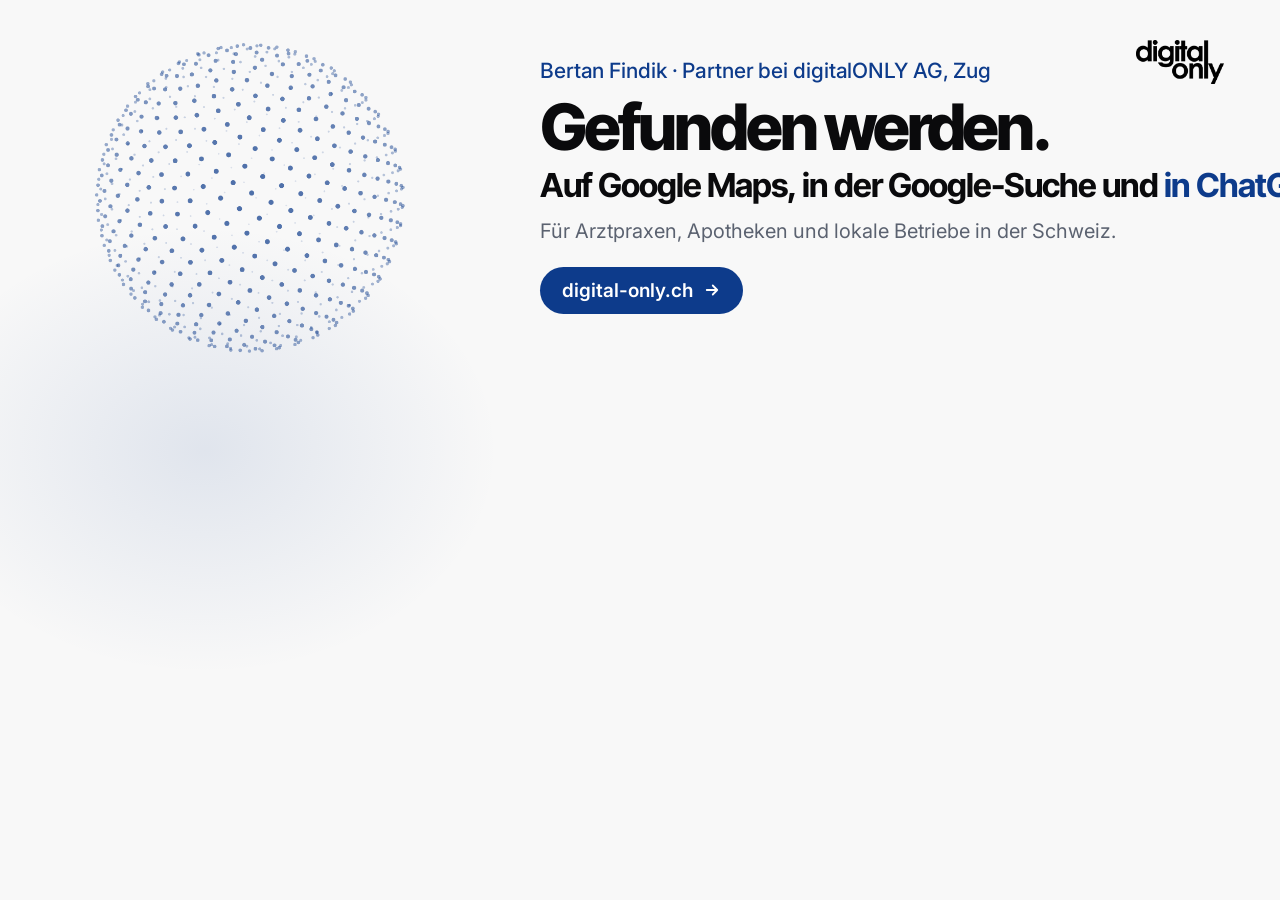
<file: linkedin-profil/banner-bertan.html>
<!doctype html><html><head><meta charset="utf-8">
<!-- LinkedIn-Titelbild Bertan Findik, 1584 x 396, Stil der Website digital-only.ch. Profilfoto verdeckt unten links ca. 0-480 px: dort kein Text. -->
<link href="https://fonts.googleapis.com/css2?family=Inter:wght@400;500;600&family=Inter+Tight:wght@700;800&display=swap" rel="stylesheet">
<style>
*{margin:0;padding:0;box-sizing:border-box}
html,body{width:1584px;height:396px;overflow:hidden;background:#f8f8f8;font-family:Inter,sans-serif;color:#0a0a0c;-webkit-font-smoothing:antialiased}
.abs{position:absolute}
#glow{inset:0;background:radial-gradient(420px 320px at 16% 50%,rgba(13,59,139,.10),transparent 70%)}
#txt{left:540px;top:58px;width:900px}
.eye{font:500 21px Inter;color:#0d3b8b;letter-spacing:-.005em}
h1{font:800 64px/1.0 'Inter Tight',Inter,sans-serif;letter-spacing:-.05em;margin-top:12px}
.h2{font:700 33px/1.15 'Inter Tight',Inter,sans-serif;letter-spacing:-.03em;margin-top:8px}
.h2 span{color:#0d3b8b}
.sub{font:400 20px/1.4 Inter;color:#5b6270;margin-top:12px}
.pill{display:inline-flex;align-items:center;gap:10px;border-radius:999px;background:#0d3b8b;color:#fff;font:600 19px Inter;padding:12px 22px;margin-top:22px}
#logo{right:56px;top:40px;height:44px}
.line{position:absolute;height:1px;background:#e3e3e3}
</style></head><body>
<div class="abs" id="glow"></div>
<canvas id="sph" class="abs" width="900" height="900" style="left:20px;top:-32px;width:460px;height:460px"></canvas>
<div class="line" style="left:560px;right:56px;top:40px;background:transparent"></div>
<div class="abs" id="txt">
 <div class="eye">Bertan Findik · Partner bei digitalONLY AG, Zug</div>
 <h1>Gefunden werden.</h1>
 <div class="h2">Auf Google Maps, in der Google-Suche und <span>in ChatGPT.</span></div>
 <div class="sub">Für Arztpraxen, Apotheken und lokale Betriebe in der Schweiz.</div>
 <div class="pill">digital-only.ch <svg width="18" height="18" viewBox="0 0 24 24" fill="none" stroke="#fff" stroke-width="2.4" stroke-linecap="round" stroke-linejoin="round"><path d="M5 12h14M13 6l6 6-6 6"/></svg></div>
</div>
<img id="logo" class="abs" src="logo.png" alt="digitalONLY">
<script>
// Partikel-Kugel wie auf der Website (statisch): Fibonacci-Punkte, Tiefe über Grösse und Deckkraft
const c=document.getElementById('sph'),x=c.getContext('2d'),N=700,R=300,cx=450,cy=450,ry=.6,rx=-.35;
for(let i=0;i<N;i++){const y=1-2*(i+.5)/N,r=Math.sqrt(1-y*y),a=i*Math.PI*(3-Math.sqrt(5));let X=Math.cos(a)*r,Y=y,Z=Math.sin(a)*r;
 let X1=X*Math.cos(ry)+Z*Math.sin(ry),Z1=-X*Math.sin(ry)+Z*Math.cos(ry);let Y2=Y*Math.cos(rx)-Z1*Math.sin(rx),Z2=Y*Math.sin(rx)+Z1*Math.cos(rx);
 const d=(Z2+1)/2;x.fillStyle=`rgba(13,59,139,${(.12+.6*d).toFixed(3)})`;x.beginPath();x.arc(cx+X1*R,cy+Y2*R,1.6+3.4*d,0,7);x.fill()}
</script></body></html>
</file>
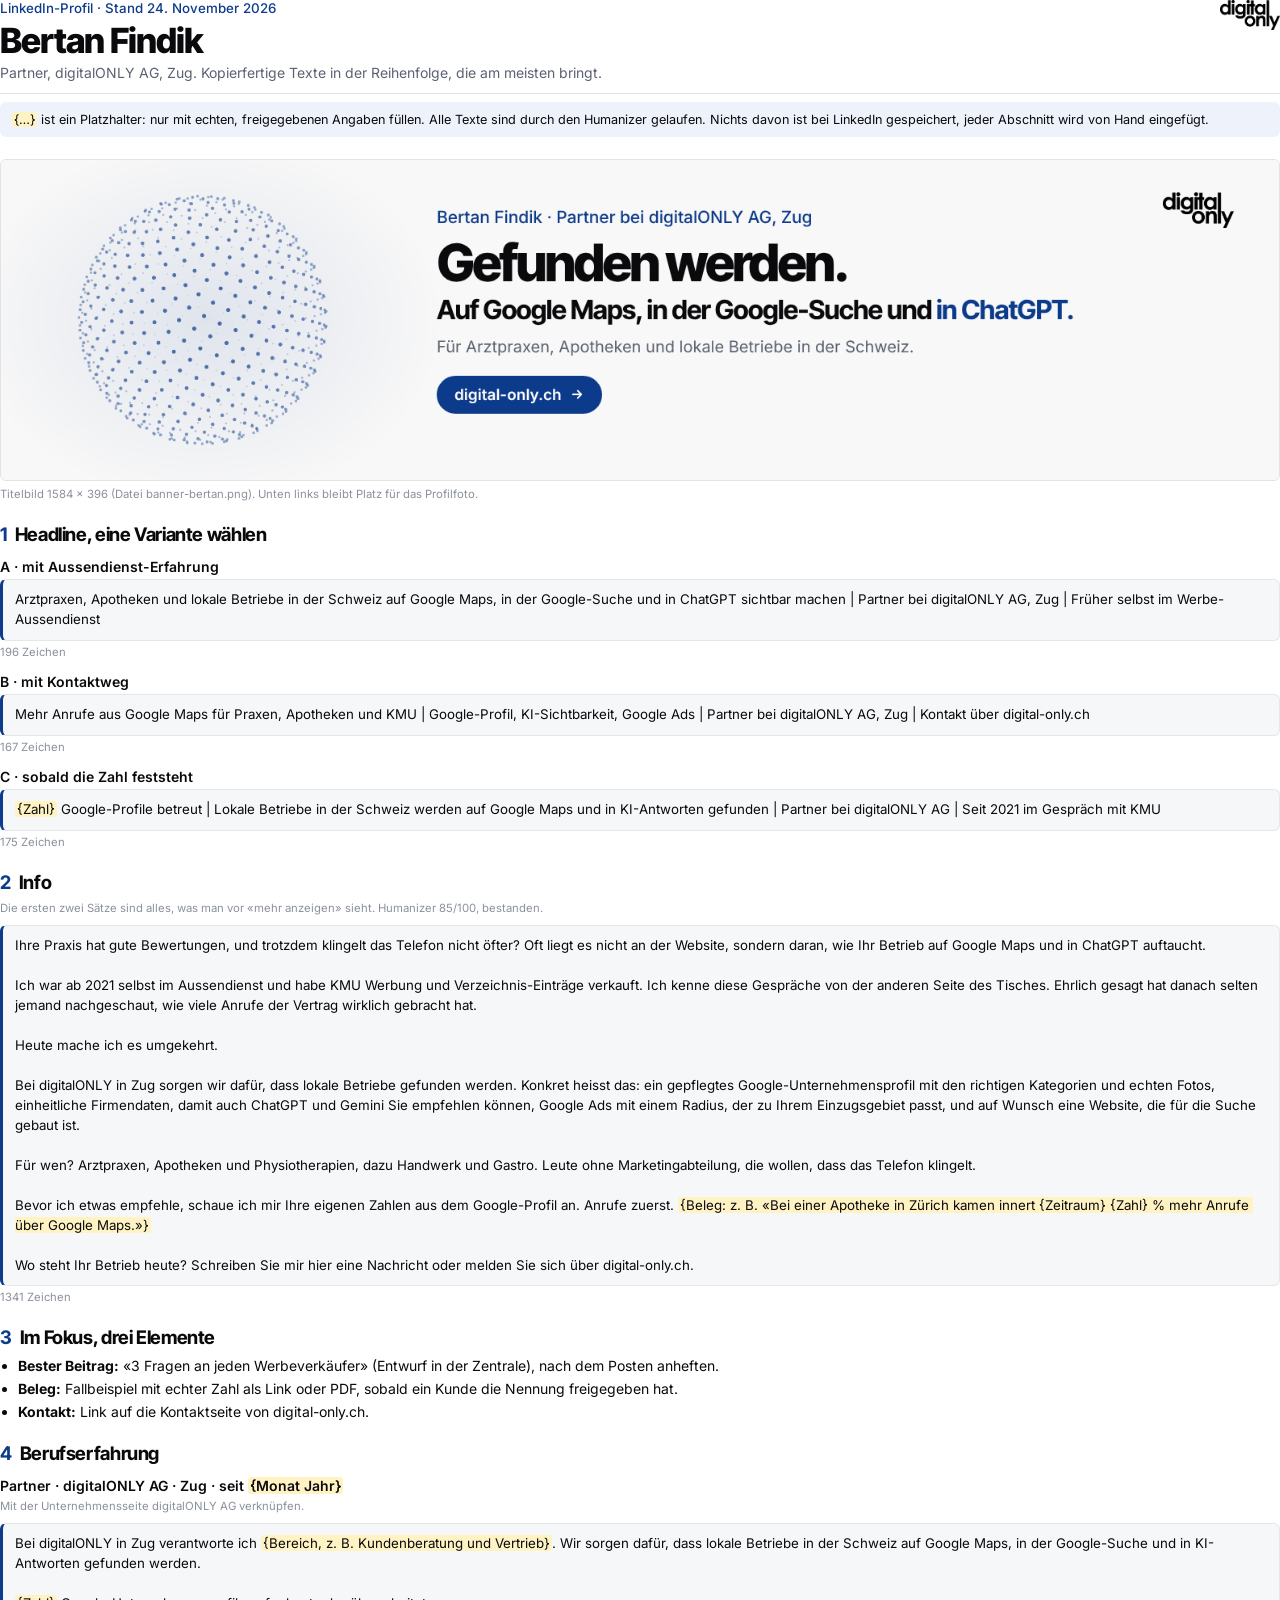
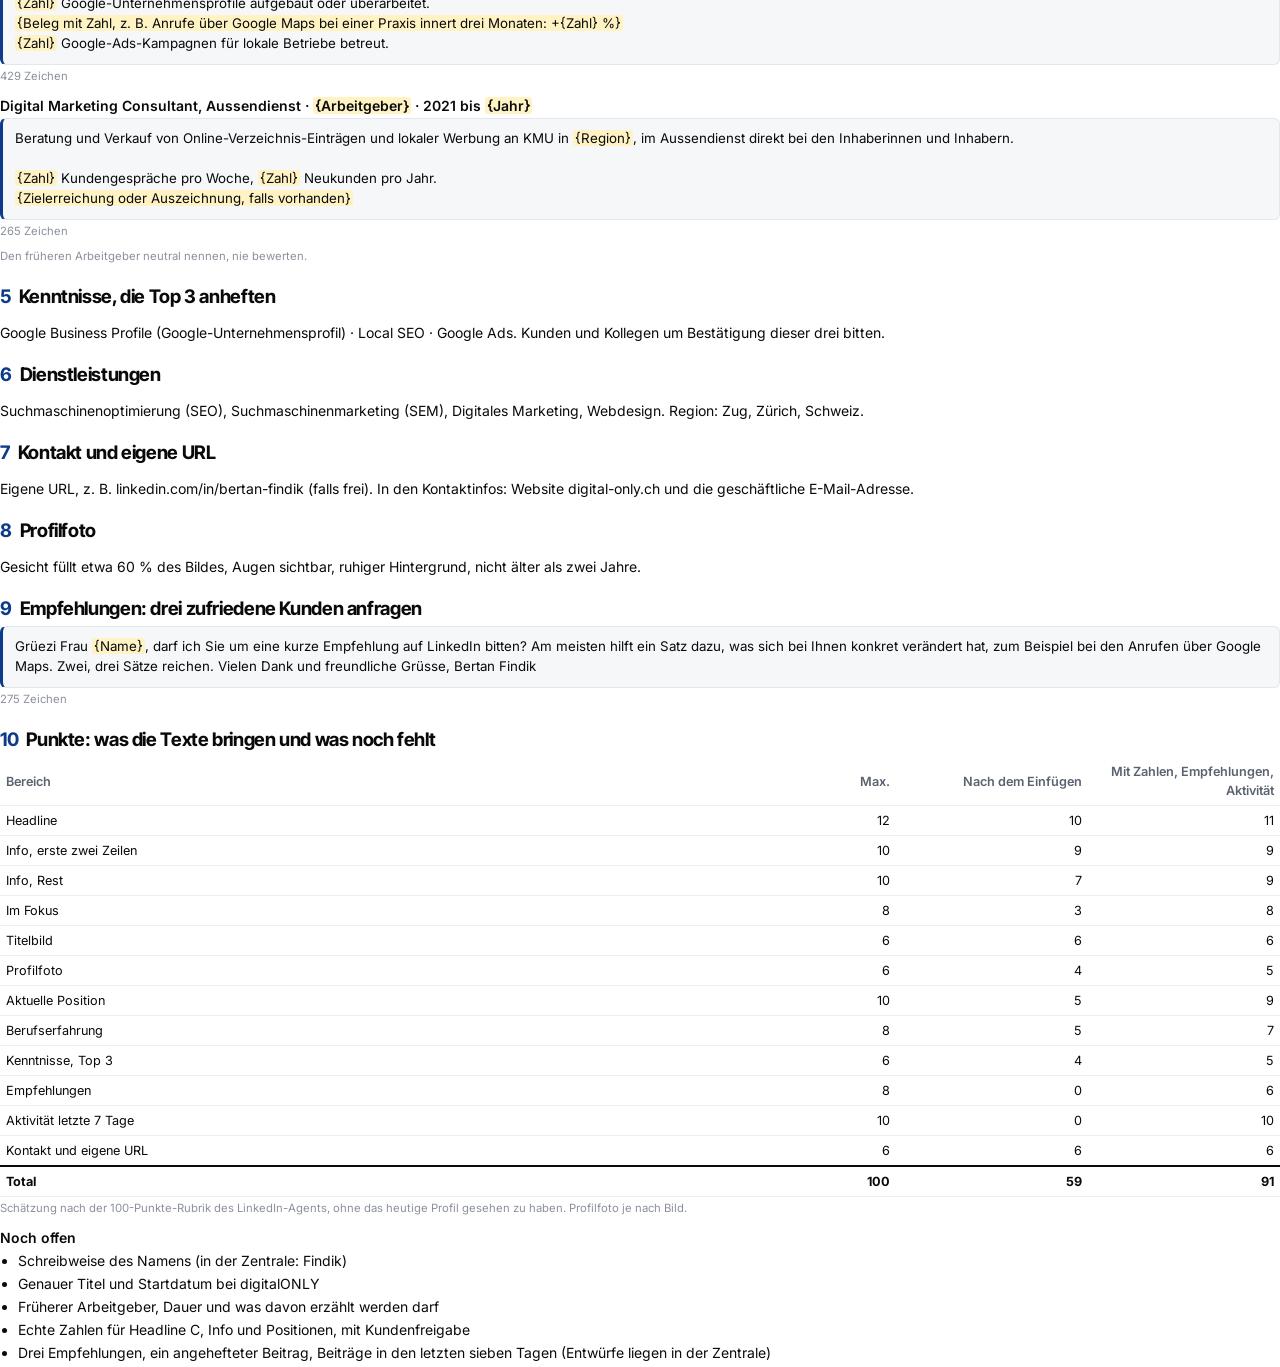
<file: linkedin-profil/bertan-findik-profil.html>
<!doctype html><html><head><meta charset="utf-8"><title>LinkedIn-Profil Bertan Findik</title>
<link href="https://fonts.googleapis.com/css2?family=Inter:wght@400;500;600&family=Inter+Tight:wght@700;800&display=swap" rel="stylesheet">
<style>
@page{size:A4;margin:16mm 16mm 18mm}
*{box-sizing:border-box} body{font:400 10.5pt/1.5 Inter,sans-serif;color:#0a0a0c;margin:0;-webkit-font-smoothing:antialiased}
.top{display:flex;justify-content:space-between;align-items:flex-start;border-bottom:1px solid #e3e3e3;padding-bottom:10px}
.top img{height:30px} .eye{color:#0d3b8b;font:500 10pt Inter}
h1{font:800 26pt/1.05 'Inter Tight',Inter,sans-serif;letter-spacing:-.03em;margin:6px 0 4px}
.lead{color:#5b6270;margin:0}
h2{font:700 14pt 'Inter Tight',Inter,sans-serif;letter-spacing:-.02em;margin:20px 0 6px;break-after:avoid}
h2 b{color:#0d3b8b;margin-right:8px} h3{font:600 10.5pt Inter;margin:12px 0 4px;break-after:avoid}
.copy{white-space:pre-wrap;background:#f6f7f9;border:1px solid #e3e6ea;border-left:3px solid #0d3b8b;border-radius:6px;padding:10px 12px;font-size:10pt;break-inside:avoid}
.meta{font-size:8.5pt;color:#8b919c;margin:3px 0 8px} .ph{background:#fff3c4;border-radius:3px;padding:0 2px}
.banner{width:100%;border:1px solid #e3e3e3;border-radius:6px;margin-top:14px}
.cap{font-size:8.5pt;color:#8b919c} ul{margin:4px 0;padding-left:18px} li{margin:2px 0}
.note{background:#eef3fb;border-radius:6px;padding:8px 12px;font-size:9.5pt;margin:8px 0}
table{width:100%;border-collapse:collapse;font-size:9.5pt;break-inside:avoid} th,td{text-align:left;padding:5px 6px;border-bottom:1px solid #eceef1}
th{font-weight:600;color:#5b6270} td:nth-child(n+2),th:nth-child(n+2){text-align:right;width:15%} tr.t td{font-weight:700;border-top:2px solid #0a0a0c}
.pb{break-before:page} .keep{break-inside:avoid}
</style></head><body>
<div class="top"><div><div class="eye">LinkedIn-Profil · Stand 24. November 2026</div><h1>Bertan Findik</h1>
<p class="lead">Partner, digitalONLY AG, Zug. Kopierfertige Texte in der Reihenfolge, die am meisten bringt.</p></div><img src="logo.png"></div>
<div class="note"><span class="ph">{…}</span> ist ein Platzhalter: nur mit echten, freigegebenen Angaben füllen. Alle Texte sind durch den Humanizer gelaufen.
Nichts davon ist bei LinkedIn gespeichert, jeder Abschnitt wird von Hand eingefügt.</div>
<img class="banner" src="banner-bertan.png"><div class="cap">Titelbild 1584 × 396 (Datei banner-bertan.png). Unten links bleibt Platz für das Profilfoto.</div>

<h2><b>1</b>Headline, eine Variante wählen</h2>
<h3>A · mit Aussendienst-Erfahrung</h3><div class="copy">Arztpraxen, Apotheken und lokale Betriebe in der Schweiz auf Google Maps, in der Google-Suche und in ChatGPT sichtbar machen | Partner bei digitalONLY AG, Zug | Früher selbst im Werbe-Aussendienst</div><div class="meta">196 Zeichen</div>
<h3>B · mit Kontaktweg</h3><div class="copy">Mehr Anrufe aus Google Maps für Praxen, Apotheken und KMU | Google-Profil, KI-Sichtbarkeit, Google Ads | Partner bei digitalONLY AG, Zug | Kontakt über digital-only.ch</div><div class="meta">167 Zeichen</div>
<h3>C · sobald die Zahl feststeht</h3><div class="copy"><span class="ph">{Zahl}</span> Google-Profile betreut | Lokale Betriebe in der Schweiz werden auf Google Maps und in KI-Antworten gefunden | Partner bei digitalONLY AG | Seit 2021 im Gespräch mit KMU</div><div class="meta">175 Zeichen</div>

<h2 class="pb"><b>2</b>Info</h2>
<p class="meta" style="margin-top:0">Die ersten zwei Sätze sind alles, was man vor «mehr anzeigen» sieht. Humanizer 85/100, bestanden.</p>
<div class="copy">Ihre Praxis hat gute Bewertungen, und trotzdem klingelt das Telefon nicht öfter? Oft liegt es nicht an der Website, sondern daran, wie Ihr Betrieb auf Google Maps und in ChatGPT auftaucht.

Ich war ab 2021 selbst im Aussendienst und habe KMU Werbung und Verzeichnis-Einträge verkauft. Ich kenne diese Gespräche von der anderen Seite des Tisches. Ehrlich gesagt hat danach selten jemand nachgeschaut, wie viele Anrufe der Vertrag wirklich gebracht hat.

Heute mache ich es umgekehrt.

Bei digitalONLY in Zug sorgen wir dafür, dass lokale Betriebe gefunden werden. Konkret heisst das: ein gepflegtes Google-Unternehmensprofil mit den richtigen Kategorien und echten Fotos, einheitliche Firmendaten, damit auch ChatGPT und Gemini Sie empfehlen können, Google Ads mit einem Radius, der zu Ihrem Einzugsgebiet passt, und auf Wunsch eine Website, die für die Suche gebaut ist.

Für wen? Arztpraxen, Apotheken und Physiotherapien, dazu Handwerk und Gastro. Leute ohne Marketingabteilung, die wollen, dass das Telefon klingelt.

Bevor ich etwas empfehle, schaue ich mir Ihre eigenen Zahlen aus dem Google-Profil an. Anrufe zuerst. <span class="ph">{Beleg: z. B. «Bei einer Apotheke in Zürich kamen innert {Zeitraum} {Zahl} % mehr Anrufe über Google Maps.»}</span>

Wo steht Ihr Betrieb heute? Schreiben Sie mir hier eine Nachricht oder melden Sie sich über digital-only.ch.</div><div class="meta">1341 Zeichen</div>

<h2><b>3</b>Im Fokus, drei Elemente</h2>
<ul><li><b>Bester Beitrag:</b> «3 Fragen an jeden Werbeverkäufer» (Entwurf in der Zentrale), nach dem Posten anheften.</li>
<li><b>Beleg:</b> Fallbeispiel mit echter Zahl als Link oder PDF, sobald ein Kunde die Nennung freigegeben hat.</li>
<li><b>Kontakt:</b> Link auf die Kontaktseite von digital-only.ch.</li></ul>

<h2><b>4</b>Berufserfahrung</h2>
<div class="keep"><h3>Partner · digitalONLY AG · Zug · seit <span class="ph">{Monat Jahr}</span></h3>
<p class="meta" style="margin-top:0">Mit der Unternehmensseite digitalONLY AG verknüpfen.</p><div class="copy">Bei digitalONLY in Zug verantworte ich <span class="ph">{Bereich, z. B. Kundenberatung und Vertrieb}</span>. Wir sorgen dafür, dass lokale Betriebe in der Schweiz auf Google Maps, in der Google-Suche und in KI-Antworten gefunden werden.

<span class="ph">{Zahl}</span> Google-Unternehmensprofile aufgebaut oder überarbeitet.
<span class="ph">{Beleg mit Zahl, z. B. Anrufe über Google Maps bei einer Praxis innert drei Monaten: +{Zahl} %}</span>
<span class="ph">{Zahl}</span> Google-Ads-Kampagnen für lokale Betriebe betreut.</div><div class="meta">429 Zeichen</div></div>
<div class="keep"><h3>Digital Marketing Consultant, Aussendienst · <span class="ph">{Arbeitgeber}</span> · 2021 bis <span class="ph">{Jahr}</span></h3>
<div class="copy">Beratung und Verkauf von Online-Verzeichnis-Einträgen und lokaler Werbung an KMU in <span class="ph">{Region}</span>, im Aussendienst direkt bei den Inhaberinnen und Inhabern.

<span class="ph">{Zahl}</span> Kundengespräche pro Woche, <span class="ph">{Zahl}</span> Neukunden pro Jahr.
<span class="ph">{Zielerreichung oder Auszeichnung, falls vorhanden}</span></div><div class="meta">265 Zeichen</div><p class="meta">Den früheren Arbeitgeber neutral nennen, nie bewerten.</p></div>

<h2><b>5</b>Kenntnisse, die Top 3 anheften</h2>
<p>Google Business Profile (Google-Unternehmensprofil) · Local SEO · Google Ads. Kunden und Kollegen um Bestätigung dieser drei bitten.</p>
<h2><b>6</b>Dienstleistungen</h2>
<p>Suchmaschinenoptimierung (SEO), Suchmaschinenmarketing (SEM), Digitales Marketing, Webdesign. Region: Zug, Zürich, Schweiz.</p>
<h2><b>7</b>Kontakt und eigene URL</h2>
<p>Eigene URL, z. B. linkedin.com/in/bertan-findik (falls frei). In den Kontaktinfos: Website digital-only.ch und die geschäftliche E-Mail-Adresse.</p>
<h2><b>8</b>Profilfoto</h2>
<p>Gesicht füllt etwa 60 % des Bildes, Augen sichtbar, ruhiger Hintergrund, nicht älter als zwei Jahre.</p>

<h2><b>9</b>Empfehlungen: drei zufriedene Kunden anfragen</h2><div class="copy">Grüezi Frau <span class="ph">{Name}</span>, darf ich Sie um eine kurze Empfehlung auf LinkedIn bitten? Am meisten hilft ein Satz dazu, was sich bei Ihnen konkret verändert hat, zum Beispiel bei den Anrufen über Google Maps. Zwei, drei Sätze reichen. Vielen Dank und freundliche Grüsse, Bertan Findik</div><div class="meta">275 Zeichen</div>

<h2><b>10</b>Punkte: was die Texte bringen und was noch fehlt</h2>
<table><tr><th>Bereich</th><th>Max.</th><th>Nach dem Einfügen</th><th>Mit Zahlen, Empfehlungen, Aktivität</th></tr><tr><td>Headline</td><td>12</td><td>10</td><td>11</td></tr><tr><td>Info, erste zwei Zeilen</td><td>10</td><td>9</td><td>9</td></tr><tr><td>Info, Rest</td><td>10</td><td>7</td><td>9</td></tr><tr><td>Im Fokus</td><td>8</td><td>3</td><td>8</td></tr><tr><td>Titelbild</td><td>6</td><td>6</td><td>6</td></tr><tr><td>Profilfoto</td><td>6</td><td>4</td><td>5</td></tr><tr><td>Aktuelle Position</td><td>10</td><td>5</td><td>9</td></tr><tr><td>Berufserfahrung</td><td>8</td><td>5</td><td>7</td></tr><tr><td>Kenntnisse, Top 3</td><td>6</td><td>4</td><td>5</td></tr><tr><td>Empfehlungen</td><td>8</td><td>0</td><td>6</td></tr><tr><td>Aktivität letzte 7 Tage</td><td>10</td><td>0</td><td>10</td></tr><tr><td>Kontakt und eigene URL</td><td>6</td><td>6</td><td>6</td></tr>
<tr class="t"><td>Total</td><td>100</td><td>59</td><td>91</td></tr></table>
<p class="meta">Schätzung nach der 100-Punkte-Rubrik des LinkedIn-Agents, ohne das heutige Profil gesehen zu haben. Profilfoto je nach Bild.</p>
<h3>Noch offen</h3>
<ul><li>Schreibweise des Namens (in der Zentrale: Findik)</li><li>Genauer Titel und Startdatum bei digitalONLY</li>
<li>Früherer Arbeitgeber, Dauer und was davon erzählt werden darf</li><li>Echte Zahlen für Headline C, Info und Positionen, mit Kundenfreigabe</li>
<li>Drei Empfehlungen, ein angehefteter Beitrag, Beiträge in den letzten sieben Tagen (Entwürfe liegen in der Zentrale)</li></ul>
</body></html>
</file>
